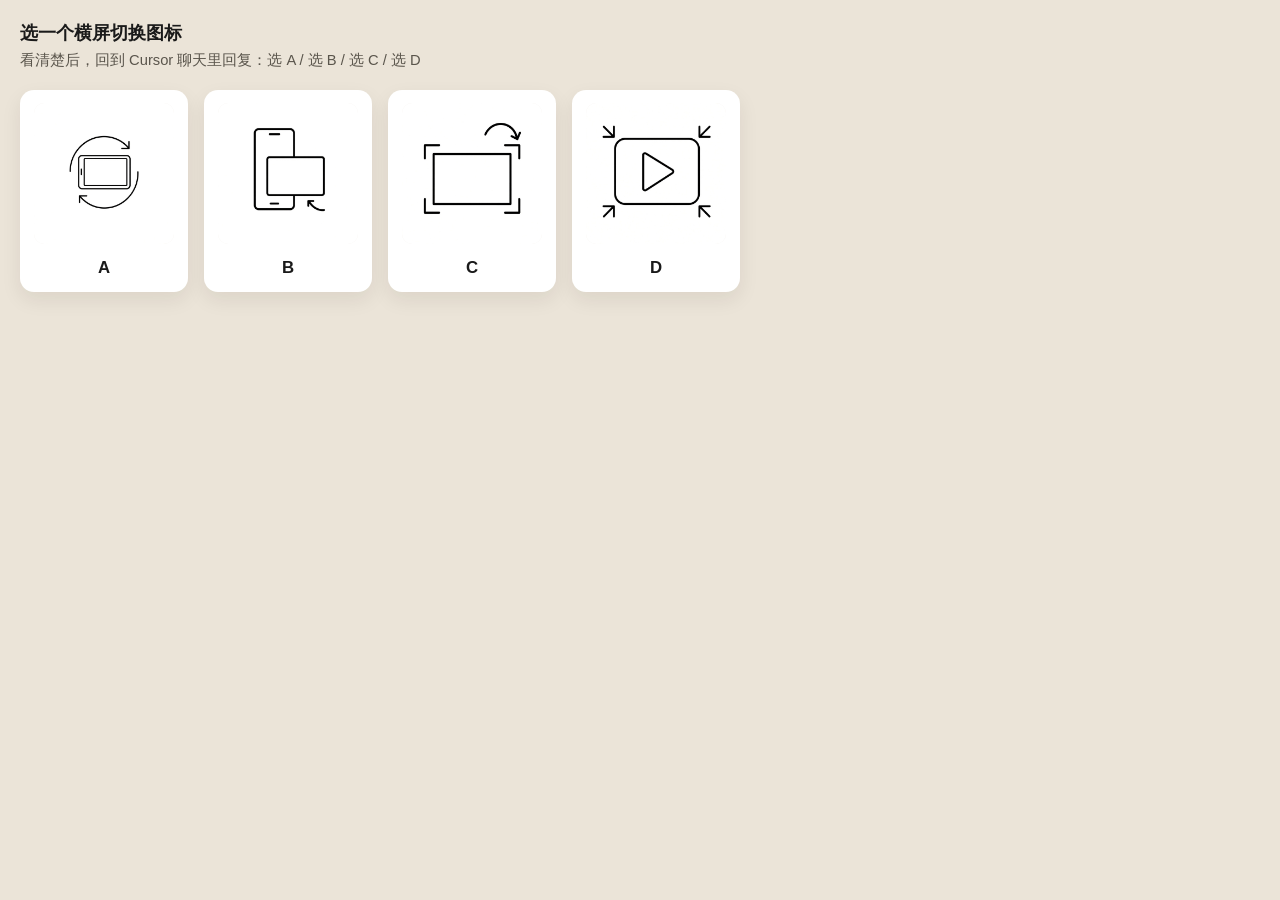
<file: assets/icons/choose.html>
<!DOCTYPE html>
<html lang="zh-CN">
<head>
  <meta charset="UTF-8" />
  <meta name="viewport" content="width=device-width, initial-scale=1" />
  <title>选一个横屏图标</title>
  <style>
    body {
      margin: 0;
      font-family: "DM Sans", "Microsoft YaHei", sans-serif;
      background: #ebe4d8;
      color: #1a1a1a;
      padding: 1.25rem;
    }
    h1 { font-size: 1.15rem; margin: 0 0 0.35rem; }
    p { margin: 0 0 1.25rem; color: #5a554c; font-size: 0.92rem; }
    .grid {
      display: grid;
      grid-template-columns: repeat(auto-fit, minmax(160px, 1fr));
      gap: 1rem;
      max-width: 720px;
    }
    .card {
      background: #fff;
      border-radius: 14px;
      padding: 0.85rem;
      text-align: center;
      box-shadow: 0 8px 20px rgba(40, 30, 15, 0.08);
    }
    .card img {
      width: 100%;
      aspect-ratio: 1;
      object-fit: contain;
      background: #f7f4ef;
      border-radius: 10px;
    }
    .card strong {
      display: block;
      margin-top: 0.65rem;
      font-size: 1.05rem;
    }
  </style>
</head>
<body>
  <h1>选一个横屏切换图标</h1>
  <p>看清楚后，回到 Cursor 聊天里回复：选 A / 选 B / 选 C / 选 D</p>
  <div class="grid">
    <div class="card"><img src="landscape-a.jpg" alt="图标 A" /><strong>A</strong></div>
    <div class="card"><img src="landscape-b.jpg" alt="图标 B" /><strong>B</strong></div>
    <div class="card"><img src="landscape-c.jpg" alt="图标 C" /><strong>C</strong></div>
    <div class="card"><img src="landscape-d.jpg" alt="图标 D" /><strong>D</strong></div>
  </div>
</body>
</html>
</file>
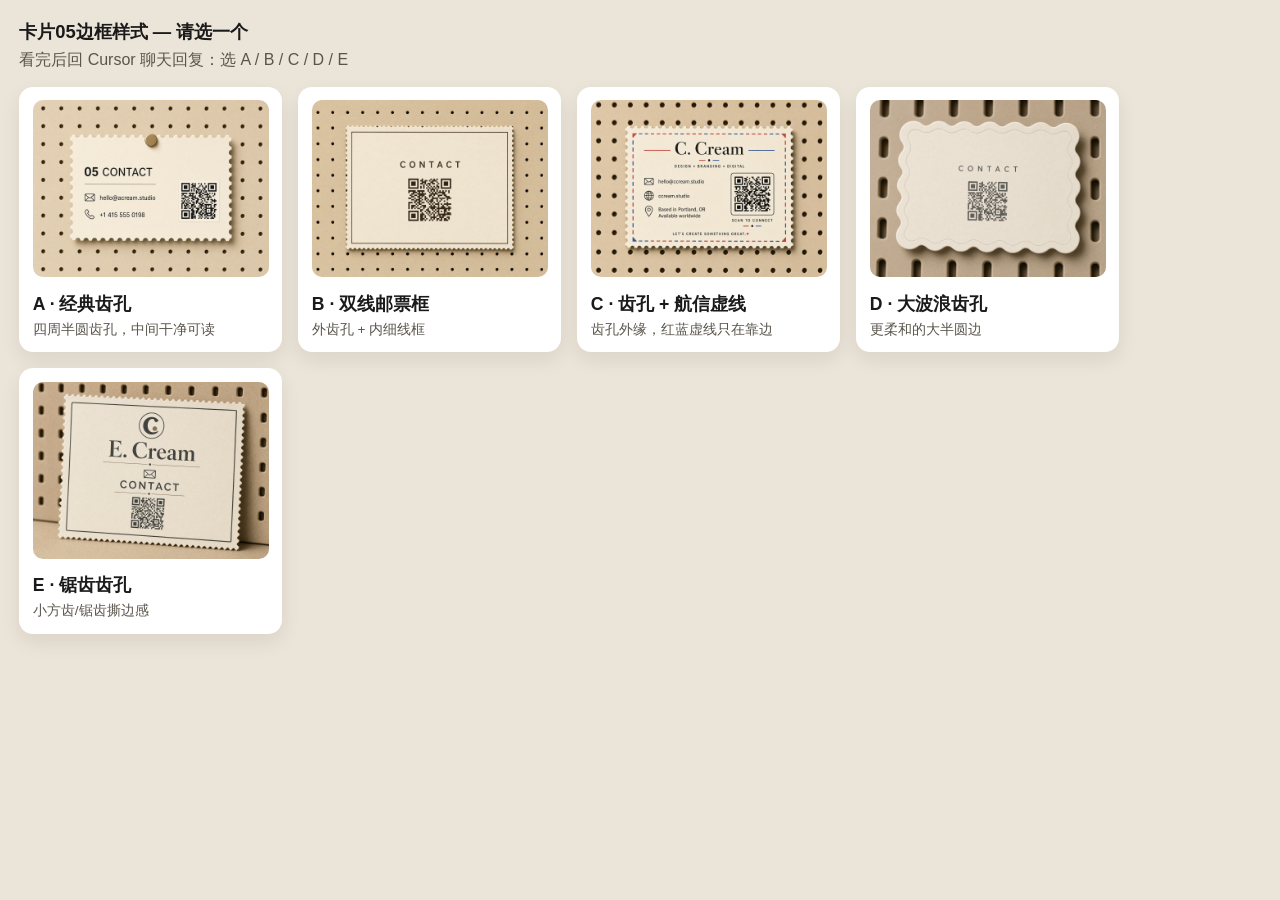
<file: assets/stamp-styles/choose.html>
﻿<!DOCTYPE html>
<html lang="zh-CN">
<head>
<meta charset="UTF-8" />
<meta name="viewport" content="width=device-width, initial-scale=1" />
<title>选卡片05边框样式</title>
<style>
body{margin:0;font-family:Microsoft YaHei,sans-serif;background:#ebe4d8;color:#1a1a1a;padding:1.2rem}
h1{font-size:1.15rem;margin:0 0 .35rem}
p{margin:0 0 1rem;color:#5a554c}
.grid{display:grid;grid-template-columns:repeat(auto-fit,minmax(240px,1fr));gap:1rem;max-width:1100px}
.card{background:#fff;border-radius:14px;padding:.85rem;box-shadow:0 8px 20px rgba(40,30,15,.08)}
.card img{width:100%;aspect-ratio:4/3;object-fit:cover;border-radius:10px;background:#f7f4ef}
.card strong{display:block;margin-top:.65rem;font-size:1.1rem}
.card span{display:block;margin-top:.25rem;font-size:.85rem;color:#5a554c;line-height:1.4}
</style>
</head>
<body>
<h1>卡片05边框样式 — 请选一个</h1>
<p>看完后回 Cursor 聊天回复：选 A / B / C / D / E</p>
<div class="grid">
  <div class="card"><img src="a.jpg" alt="A" /><strong>A · 经典齿孔</strong><span>四周半圆齿孔，中间干净可读</span></div>
  <div class="card"><img src="b.jpg" alt="B" /><strong>B · 双线邮票框</strong><span>外齿孔 + 内细线框</span></div>
  <div class="card"><img src="c.jpg" alt="C" /><strong>C · 齿孔 + 航信虚线</strong><span>齿孔外缘，红蓝虚线只在靠边</span></div>
  <div class="card"><img src="d.jpg" alt="D" /><strong>D · 大波浪齿孔</strong><span>更柔和的大半圆边</span></div>
  <div class="card"><img src="e.jpg" alt="E" /><strong>E · 锯齿齿孔</strong><span>小方齿/锯齿撕边感</span></div>
</div>
</body>
</html>
</file>
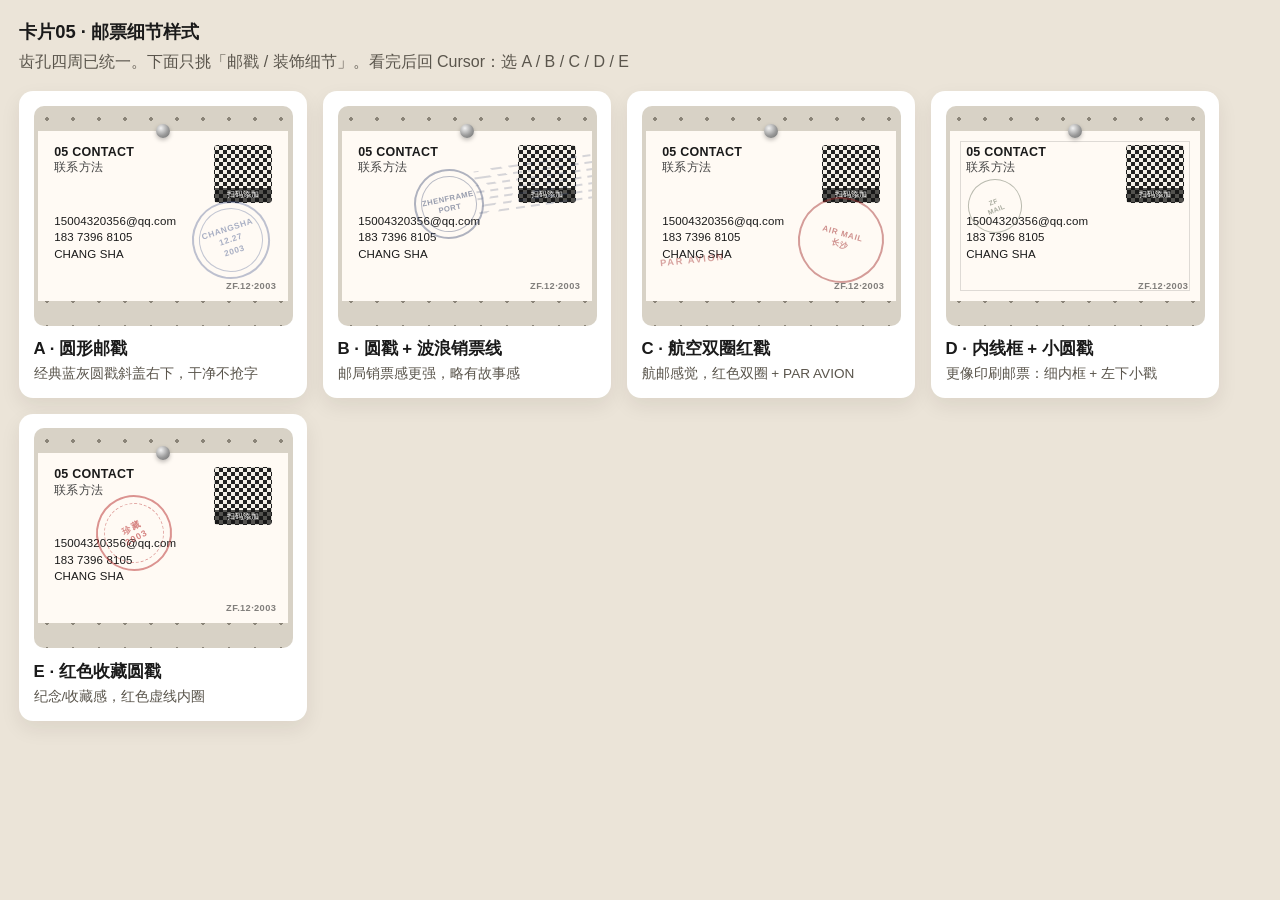
<file: assets/stamp-styles/details.html>
<!DOCTYPE html>
<html lang="zh-CN">
<head>
<meta charset="UTF-8" />
<meta name="viewport" content="width=device-width, initial-scale=1" />
<title>选卡片05邮票细节</title>
<style>
  :root {
    --board: #d8d2c6;
    --paper: #fffaf4;
    --ink: #1a1a1a;
    --mute: #5a554c;
    --t: 10px;
    --r: 5px;
  }
  * { box-sizing: border-box; }
  body {
    margin: 0;
    font-family: "Microsoft YaHei", "DM Sans", sans-serif;
    background: #ebe4d8;
    color: var(--ink);
    padding: 1.2rem 1.2rem 2.5rem;
  }
  h1 { font-size: 1.15rem; margin: 0 0 .35rem; }
  .lead { margin: 0 0 1.1rem; color: var(--mute); line-height: 1.5; }
  .grid {
    display: grid;
    grid-template-columns: repeat(auto-fit, minmax(280px, 1fr));
    gap: 1rem;
    max-width: 1200px;
  }
  .card {
    background: #fff;
    border-radius: 14px;
    padding: .9rem;
    box-shadow: 0 8px 20px rgba(40, 30, 15, .08);
  }
  .card strong { display: block; margin-top: .7rem; font-size: 1.05rem; }
  .card .desc { display: block; margin-top: .25rem; font-size: .85rem; color: var(--mute); line-height: 1.45; }
  .stage {
    position: relative;
    height: 220px;
    border-radius: 10px;
    background:
      radial-gradient(circle at center, #8a8478 1.6px, transparent 1.8px) 0 0 / 26px 26px,
      var(--board);
    display: grid;
    place-items: center;
  }
  .peg {
    position: absolute;
    top: calc(50% - 85px - 7px);
    left: 50%;
    width: 14px;
    height: 14px;
    margin-left: -7px;
    border-radius: 50%;
    background: radial-gradient(circle at 35% 30%, #f2f2f2, #9a9a9a 55%, #6a6a6a);
    box-shadow: 0 2px 4px rgba(0,0,0,.25);
    z-index: 3;
  }
  .stamp {
    width: 250px;
    height: 170px;
    background: var(--paper);
    position: relative;
    filter: drop-shadow(0 8px 14px rgba(40, 30, 15, .16));
    -webkit-mask-image: url("data:image/svg+xml,%3Csvg xmlns='http://www.w3.org/2000/svg' width='250' height='170' viewBox='0 0 250 170'%3E%3Crect width='250' height='170' fill='white'/%3E%3Cg fill='black'%3E%3Ccircle cx='0' cy='0' r='5'/%3E%3Ccircle cx='10' cy='0' r='5'/%3E%3Ccircle cx='20' cy='0' r='5'/%3E%3Ccircle cx='30' cy='0' r='5'/%3E%3Ccircle cx='40' cy='0' r='5'/%3E%3Ccircle cx='50' cy='0' r='5'/%3E%3Ccircle cx='60' cy='0' r='5'/%3E%3Ccircle cx='70' cy='0' r='5'/%3E%3Ccircle cx='80' cy='0' r='5'/%3E%3Ccircle cx='90' cy='0' r='5'/%3E%3Ccircle cx='100' cy='0' r='5'/%3E%3Ccircle cx='110' cy='0' r='5'/%3E%3Ccircle cx='120' cy='0' r='5'/%3E%3Ccircle cx='130' cy='0' r='5'/%3E%3Ccircle cx='140' cy='0' r='5'/%3E%3Ccircle cx='150' cy='0' r='5'/%3E%3Ccircle cx='160' cy='0' r='5'/%3E%3Ccircle cx='170' cy='0' r='5'/%3E%3Ccircle cx='180' cy='0' r='5'/%3E%3Ccircle cx='190' cy='0' r='5'/%3E%3Ccircle cx='200' cy='0' r='5'/%3E%3Ccircle cx='210' cy='0' r='5'/%3E%3Ccircle cx='220' cy='0' r='5'/%3E%3Ccircle cx='230' cy='0' r='5'/%3E%3Ccircle cx='240' cy='0' r='5'/%3E%3Ccircle cx='250' cy='0' r='5'/%3E%3Ccircle cx='0' cy='170' r='5'/%3E%3Ccircle cx='10' cy='170' r='5'/%3E%3Ccircle cx='20' cy='170' r='5'/%3E%3Ccircle cx='30' cy='170' r='5'/%3E%3Ccircle cx='40' cy='170' r='5'/%3E%3Ccircle cx='50' cy='170' r='5'/%3E%3Ccircle cx='60' cy='170' r='5'/%3E%3Ccircle cx='70' cy='170' r='5'/%3E%3Ccircle cx='80' cy='170' r='5'/%3E%3Ccircle cx='90' cy='170' r='5'/%3E%3Ccircle cx='100' cy='170' r='5'/%3E%3Ccircle cx='110' cy='170' r='5'/%3E%3Ccircle cx='120' cy='170' r='5'/%3E%3Ccircle cx='130' cy='170' r='5'/%3E%3Ccircle cx='140' cy='170' r='5'/%3E%3Ccircle cx='150' cy='170' r='5'/%3E%3Ccircle cx='160' cy='170' r='5'/%3E%3Ccircle cx='170' cy='170' r='5'/%3E%3Ccircle cx='180' cy='170' r='5'/%3E%3Ccircle cx='190' cy='170' r='5'/%3E%3Ccircle cx='200' cy='170' r='5'/%3E%3Ccircle cx='210' cy='170' r='5'/%3E%3Ccircle cx='220' cy='170' r='5'/%3E%3Ccircle cx='230' cy='170' r='5'/%3E%3Ccircle cx='240' cy='170' r='5'/%3E%3Ccircle cx='250' cy='170' r='5'/%3E%3Ccircle cx='0' cy='10' r='5'/%3E%3Ccircle cx='0' cy='20' r='5'/%3E%3Ccircle cx='0' cy='30' r='5'/%3E%3Ccircle cx='0' cy='40' r='5'/%3E%3Ccircle cx='0' cy='50' r='5'/%3E%3Ccircle cx='0' cy='60' r='5'/%3E%3Ccircle cx='0' cy='70' r='5'/%3E%3Ccircle cx='0' cy='80' r='5'/%3E%3Ccircle cx='0' cy='90' r='5'/%3E%3Ccircle cx='0' cy='100' r='5'/%3E%3Ccircle cx='0' cy='110' r='5'/%3E%3Ccircle cx='0' cy='120' r='5'/%3E%3Ccircle cx='0' cy='130' r='5'/%3E%3Ccircle cx='0' cy='140' r='5'/%3E%3Ccircle cx='0' cy='150' r='5'/%3E%3Ccircle cx='0' cy='160' r='5'/%3E%3Ccircle cx='250' cy='10' r='5'/%3E%3Ccircle cx='250' cy='20' r='5'/%3E%3Ccircle cx='250' cy='30' r='5'/%3E%3Ccircle cx='250' cy='40' r='5'/%3E%3Ccircle cx='250' cy='50' r='5'/%3E%3Ccircle cx='250' cy='60' r='5'/%3E%3Ccircle cx='250' cy='70' r='5'/%3E%3Ccircle cx='250' cy='80' r='5'/%3E%3Ccircle cx='250' cy='90' r='5'/%3E%3Ccircle cx='250' cy='100' r='5'/%3E%3Ccircle cx='250' cy='110' r='5'/%3E%3Ccircle cx='250' cy='120' r='5'/%3E%3Ccircle cx='250' cy='130' r='5'/%3E%3Ccircle cx='250' cy='140' r='5'/%3E%3Ccircle cx='250' cy='150' r='5'/%3E%3Ccircle cx='250' cy='160' r='5'/%3E%3C/g%3E%3C/svg%3E");
    mask-image: url("data:image/svg+xml,%3Csvg xmlns='http://www.w3.org/2000/svg' width='250' height='170' viewBox='0 0 250 170'%3E%3Crect width='250' height='170' fill='white'/%3E%3Cg fill='black'%3E%3Ccircle cx='0' cy='0' r='5'/%3E%3Ccircle cx='10' cy='0' r='5'/%3E%3Ccircle cx='20' cy='0' r='5'/%3E%3Ccircle cx='30' cy='0' r='5'/%3E%3Ccircle cx='40' cy='0' r='5'/%3E%3Ccircle cx='50' cy='0' r='5'/%3E%3Ccircle cx='60' cy='0' r='5'/%3E%3Ccircle cx='70' cy='0' r='5'/%3E%3Ccircle cx='80' cy='0' r='5'/%3E%3Ccircle cx='90' cy='0' r='5'/%3E%3Ccircle cx='100' cy='0' r='5'/%3E%3Ccircle cx='110' cy='0' r='5'/%3E%3Ccircle cx='120' cy='0' r='5'/%3E%3Ccircle cx='130' cy='0' r='5'/%3E%3Ccircle cx='140' cy='0' r='5'/%3E%3Ccircle cx='150' cy='0' r='5'/%3E%3Ccircle cx='160' cy='0' r='5'/%3E%3Ccircle cx='170' cy='0' r='5'/%3E%3Ccircle cx='180' cy='0' r='5'/%3E%3Ccircle cx='190' cy='0' r='5'/%3E%3Ccircle cx='200' cy='0' r='5'/%3E%3Ccircle cx='210' cy='0' r='5'/%3E%3Ccircle cx='220' cy='0' r='5'/%3E%3Ccircle cx='230' cy='0' r='5'/%3E%3Ccircle cx='240' cy='0' r='5'/%3E%3Ccircle cx='250' cy='0' r='5'/%3E%3Ccircle cx='0' cy='170' r='5'/%3E%3Ccircle cx='10' cy='170' r='5'/%3E%3Ccircle cx='20' cy='170' r='5'/%3E%3Ccircle cx='30' cy='170' r='5'/%3E%3Ccircle cx='40' cy='170' r='5'/%3E%3Ccircle cx='50' cy='170' r='5'/%3E%3Ccircle cx='60' cy='170' r='5'/%3E%3Ccircle cx='70' cy='170' r='5'/%3E%3Ccircle cx='80' cy='170' r='5'/%3E%3Ccircle cx='90' cy='170' r='5'/%3E%3Ccircle cx='100' cy='170' r='5'/%3E%3Ccircle cx='110' cy='170' r='5'/%3E%3Ccircle cx='120' cy='170' r='5'/%3E%3Ccircle cx='130' cy='170' r='5'/%3E%3Ccircle cx='140' cy='170' r='5'/%3E%3Ccircle cx='150' cy='170' r='5'/%3E%3Ccircle cx='160' cy='170' r='5'/%3E%3Ccircle cx='170' cy='170' r='5'/%3E%3Ccircle cx='180' cy='170' r='5'/%3E%3Ccircle cx='190' cy='170' r='5'/%3E%3Ccircle cx='200' cy='170' r='5'/%3E%3Ccircle cx='210' cy='170' r='5'/%3E%3Ccircle cx='220' cy='170' r='5'/%3E%3Ccircle cx='230' cy='170' r='5'/%3E%3Ccircle cx='240' cy='170' r='5'/%3E%3Ccircle cx='250' cy='170' r='5'/%3E%3Ccircle cx='0' cy='10' r='5'/%3E%3Ccircle cx='0' cy='20' r='5'/%3E%3Ccircle cx='0' cy='30' r='5'/%3E%3Ccircle cx='0' cy='40' r='5'/%3E%3Ccircle cx='0' cy='50' r='5'/%3E%3Ccircle cx='0' cy='60' r='5'/%3E%3Ccircle cx='0' cy='70' r='5'/%3E%3Ccircle cx='0' cy='80' r='5'/%3E%3Ccircle cx='0' cy='90' r='5'/%3E%3Ccircle cx='0' cy='100' r='5'/%3E%3Ccircle cx='0' cy='110' r='5'/%3E%3Ccircle cx='0' cy='120' r='5'/%3E%3Ccircle cx='0' cy='130' r='5'/%3E%3Ccircle cx='0' cy='140' r='5'/%3E%3Ccircle cx='0' cy='150' r='5'/%3E%3Ccircle cx='0' cy='160' r='5'/%3E%3Ccircle cx='250' cy='10' r='5'/%3E%3Ccircle cx='250' cy='20' r='5'/%3E%3Ccircle cx='250' cy='30' r='5'/%3E%3Ccircle cx='250' cy='40' r='5'/%3E%3Ccircle cx='250' cy='50' r='5'/%3E%3Ccircle cx='250' cy='60' r='5'/%3E%3Ccircle cx='250' cy='70' r='5'/%3E%3Ccircle cx='250' cy='80' r='5'/%3E%3Ccircle cx='250' cy='90' r='5'/%3E%3Ccircle cx='250' cy='100' r='5'/%3E%3Ccircle cx='250' cy='110' r='5'/%3E%3Ccircle cx='250' cy='120' r='5'/%3E%3Ccircle cx='250' cy='130' r='5'/%3E%3Ccircle cx='250' cy='140' r='5'/%3E%3Ccircle cx='250' cy='150' r='5'/%3E%3Ccircle cx='250' cy='160' r='5'/%3E%3C/g%3E%3C/svg%3E");
    -webkit-mask-size: 100% 100%;
    mask-size: 100% 100%;
    -webkit-mask-repeat: no-repeat;
    mask-repeat: no-repeat;
  }
  .inner {
    height: 100%;
    padding: 14px 16px 16px;
    position: relative;
    overflow: hidden;
  }
  .top {
    display: flex;
    justify-content: space-between;
    align-items: flex-start;
    gap: .65rem;
  }
  .num {
    font: 700 .78rem/1.15 Syne, "Microsoft YaHei", sans-serif;
    letter-spacing: .02em;
  }
  .num em {
    display: block;
    font-style: normal;
    font-weight: 500;
    font-size: .72rem;
    color: #444;
    margin-top: 2px;
  }
  .qr {
    width: 58px;
    height: 58px;
    border: 1px solid rgba(0,0,0,.12);
    border-radius: 4px;
    background: repeating-conic-gradient(#222 0% 25%, #f4f0e8 0% 50%) 0 0 / 8px 8px;
    position: relative;
    flex-shrink: 0;
  }
  .qr span {
    position: absolute;
    left: 0; right: 0; bottom: 0;
    font-size: .48rem;
    text-align: center;
    color: #fff;
    background: rgba(22,22,22,.72);
    padding: 2px 0;
  }
  .lines {
    margin-top: .75rem;
    display: grid;
    gap: .28rem;
    font-size: .72rem;
    letter-spacing: .01em;
  }
  .serial {
    position: absolute;
    right: 12px;
    bottom: 10px;
    font-size: .58rem;
    letter-spacing: .04em;
    color: rgba(26,26,26,.55);
    font-weight: 600;
  }

  /* —— 细节变体 —— */
  .mark {
    position: absolute;
    pointer-events: none;
    z-index: 2;
  }

  /* A 圆形邮戳 */
  .v-a .mark-circle {
    right: 18px;
    bottom: 22px;
    width: 78px;
    height: 78px;
    border: 2px solid rgba(70, 90, 140, .42);
    border-radius: 50%;
    transform: rotate(-18deg);
    opacity: .85;
  }
  .v-a .mark-circle::before {
    content: "";
    position: absolute;
    inset: 5px;
    border: 1px solid rgba(70, 90, 140, .38);
    border-radius: 50%;
  }
  .v-a .mark-circle .t {
    position: absolute;
    inset: 0;
    display: grid;
    place-content: center;
    text-align: center;
    color: rgba(70, 90, 140, .55);
    font-size: .52rem;
    font-weight: 700;
    letter-spacing: .08em;
    line-height: 1.35;
  }

  /* B 圆戳 + 波浪销票线 */
  .v-b .mark-circle {
    left: 72px;
    top: 38px;
    width: 70px;
    height: 70px;
    border: 2px solid rgba(55, 70, 110, .4);
    border-radius: 50%;
    transform: rotate(-12deg);
  }
  .v-b .mark-circle::before {
    content: "";
    position: absolute;
    inset: 5px;
    border: 1px solid rgba(55, 70, 110, .35);
    border-radius: 50%;
  }
  .v-b .mark-circle .t {
    position: absolute;
    inset: 0;
    display: grid;
    place-content: center;
    text-align: center;
    color: rgba(55, 70, 110, .52);
    font-size: .48rem;
    font-weight: 700;
    letter-spacing: .06em;
    line-height: 1.3;
  }
  .v-b .waves {
    right: -4px;
    top: 28px;
    width: 120px;
    height: 52px;
    background:
      repeating-linear-gradient(
        0deg,
        transparent 0 5px,
        rgba(55, 70, 110, .28) 5px 7px
      );
    mask-image: repeating-radial-gradient(circle at 0 50%, #000 0 8px, transparent 8px 14px);
    -webkit-mask-image: repeating-radial-gradient(circle at 0 50%, #000 0 8px, transparent 8px 14px);
    transform: rotate(-8deg);
    opacity: .75;
  }

  /* C 航空双圈戳 */
  .v-c .mark-air {
    right: 12px;
    bottom: 18px;
    width: 86px;
    height: 86px;
    border: 2.5px double rgba(160, 40, 40, .45);
    border-radius: 50%;
    transform: rotate(16deg);
  }
  .v-c .mark-air .t {
    position: absolute;
    inset: 0;
    display: grid;
    place-content: center;
    text-align: center;
    color: rgba(160, 40, 40, .5);
    font-size: .5rem;
    font-weight: 800;
    letter-spacing: .1em;
    line-height: 1.35;
  }
  .v-c .air-bar {
    left: 14px;
    bottom: 36px;
    font-size: .58rem;
    font-weight: 800;
    letter-spacing: .18em;
    color: rgba(160, 40, 40, .42);
    transform: rotate(-6deg);
  }

  /* D 左上角小戳 + 内线框 */
  .v-d .inner-frame {
    position: absolute;
    inset: 10px;
    border: 1px solid rgba(26,26,26,.14);
    pointer-events: none;
    z-index: 0;
  }
  .v-d .mark-mini {
    left: 18px;
    top: 48px;
    width: 54px;
    height: 54px;
    border: 1.5px solid rgba(80, 90, 70, .4);
    border-radius: 50%;
    transform: rotate(-22deg);
  }
  .v-d .mark-mini .t {
    position: absolute;
    inset: 0;
    display: grid;
    place-content: center;
    text-align: center;
    color: rgba(80, 90, 70, .5);
    font-size: .42rem;
    font-weight: 700;
    letter-spacing: .05em;
    line-height: 1.25;
  }

  /* E 红色收藏圆戳 */
  .v-e .mark-seal {
    left: 58px;
    top: 42px;
    width: 76px;
    height: 76px;
    border: 2px solid rgba(180, 35, 35, .48);
    border-radius: 50%;
    transform: rotate(-28deg);
  }
  .v-e .mark-seal::before {
    content: "";
    position: absolute;
    inset: 6px;
    border: 1px dashed rgba(180, 35, 35, .4);
    border-radius: 50%;
  }
  .v-e .mark-seal .t {
    position: absolute;
    inset: 0;
    display: grid;
    place-content: center;
    text-align: center;
    color: rgba(180, 35, 35, .55);
    font-size: .55rem;
    font-weight: 800;
    letter-spacing: .12em;
    line-height: 1.3;
  }
</style>
</head>
<body>
  <h1>卡片05 · 邮票细节样式</h1>
  <p class="lead">齿孔四周已统一。下面只挑「邮戳 / 装饰细节」。看完后回 Cursor：选 A / B / C / D / E</p>

  <div class="grid">
    <div class="card">
      <div class="stage">
        <span class="peg" aria-hidden="true"></span>
        <div class="stamp v-a">
          <div class="inner">
            <div class="top">
              <div class="num">05 CONTACT<br /><em>联系方法</em></div>
              <div class="qr"><span>扫码添加</span></div>
            </div>
            <div class="lines">
              <span>15004320356@qq.com</span>
              <span>183 7396 8105</span>
              <span>CHANG SHA</span>
            </div>
            <span class="serial">ZF.12·2003</span>
            <div class="mark mark-circle"><div class="t">CHANGSHA<br />12.27<br />2003</div></div>
          </div>
        </div>
      </div>
      <strong>A · 圆形邮戳</strong>
      <span class="desc">经典蓝灰圆戳斜盖右下，干净不抢字</span>
    </div>

    <div class="card">
      <div class="stage">
        <span class="peg" aria-hidden="true"></span>
        <div class="stamp v-b">
          <div class="inner">
            <div class="top">
              <div class="num">05 CONTACT<br /><em>联系方法</em></div>
              <div class="qr"><span>扫码添加</span></div>
            </div>
            <div class="lines">
              <span>15004320356@qq.com</span>
              <span>183 7396 8105</span>
              <span>CHANG SHA</span>
            </div>
            <span class="serial">ZF.12·2003</span>
            <div class="mark mark-circle"><div class="t">ZHENFRAME<br />PORT</div></div>
            <div class="mark waves" aria-hidden="true"></div>
          </div>
        </div>
      </div>
      <strong>B · 圆戳 + 波浪销票线</strong>
      <span class="desc">邮局销票感更强，略有故事感</span>
    </div>

    <div class="card">
      <div class="stage">
        <span class="peg" aria-hidden="true"></span>
        <div class="stamp v-c">
          <div class="inner">
            <div class="top">
              <div class="num">05 CONTACT<br /><em>联系方法</em></div>
              <div class="qr"><span>扫码添加</span></div>
            </div>
            <div class="lines">
              <span>15004320356@qq.com</span>
              <span>183 7396 8105</span>
              <span>CHANG SHA</span>
            </div>
            <span class="serial">ZF.12·2003</span>
            <div class="mark air-bar">PAR AVION</div>
            <div class="mark mark-air"><div class="t">AIR MAIL<br />长沙</div></div>
          </div>
        </div>
      </div>
      <strong>C · 航空双圈红戳</strong>
      <span class="desc">航邮感觉，红色双圈 + PAR AVION</span>
    </div>

    <div class="card">
      <div class="stage">
        <span class="peg" aria-hidden="true"></span>
        <div class="stamp v-d">
          <div class="inner">
            <span class="inner-frame" aria-hidden="true"></span>
            <div class="top">
              <div class="num">05 CONTACT<br /><em>联系方法</em></div>
              <div class="qr"><span>扫码添加</span></div>
            </div>
            <div class="lines">
              <span>15004320356@qq.com</span>
              <span>183 7396 8105</span>
              <span>CHANG SHA</span>
            </div>
            <span class="serial">ZF.12·2003</span>
            <div class="mark mark-mini"><div class="t">ZF<br />MAIL</div></div>
          </div>
        </div>
      </div>
      <strong>D · 内线框 + 小圆戳</strong>
      <span class="desc">更像印刷邮票：细内框 + 左下小戳</span>
    </div>

    <div class="card">
      <div class="stage">
        <span class="peg" aria-hidden="true"></span>
        <div class="stamp v-e">
          <div class="inner">
            <div class="top">
              <div class="num">05 CONTACT<br /><em>联系方法</em></div>
              <div class="qr"><span>扫码添加</span></div>
            </div>
            <div class="lines">
              <span>15004320356@qq.com</span>
              <span>183 7396 8105</span>
              <span>CHANG SHA</span>
            </div>
            <span class="serial">ZF.12·2003</span>
            <div class="mark mark-seal"><div class="t">珍藏<br />2003</div></div>
          </div>
        </div>
      </div>
      <strong>E · 红色收藏圆戳</strong>
      <span class="desc">纪念/收藏感，红色虚线内圈</span>
    </div>
  </div>
</body>
</html>
</file>
